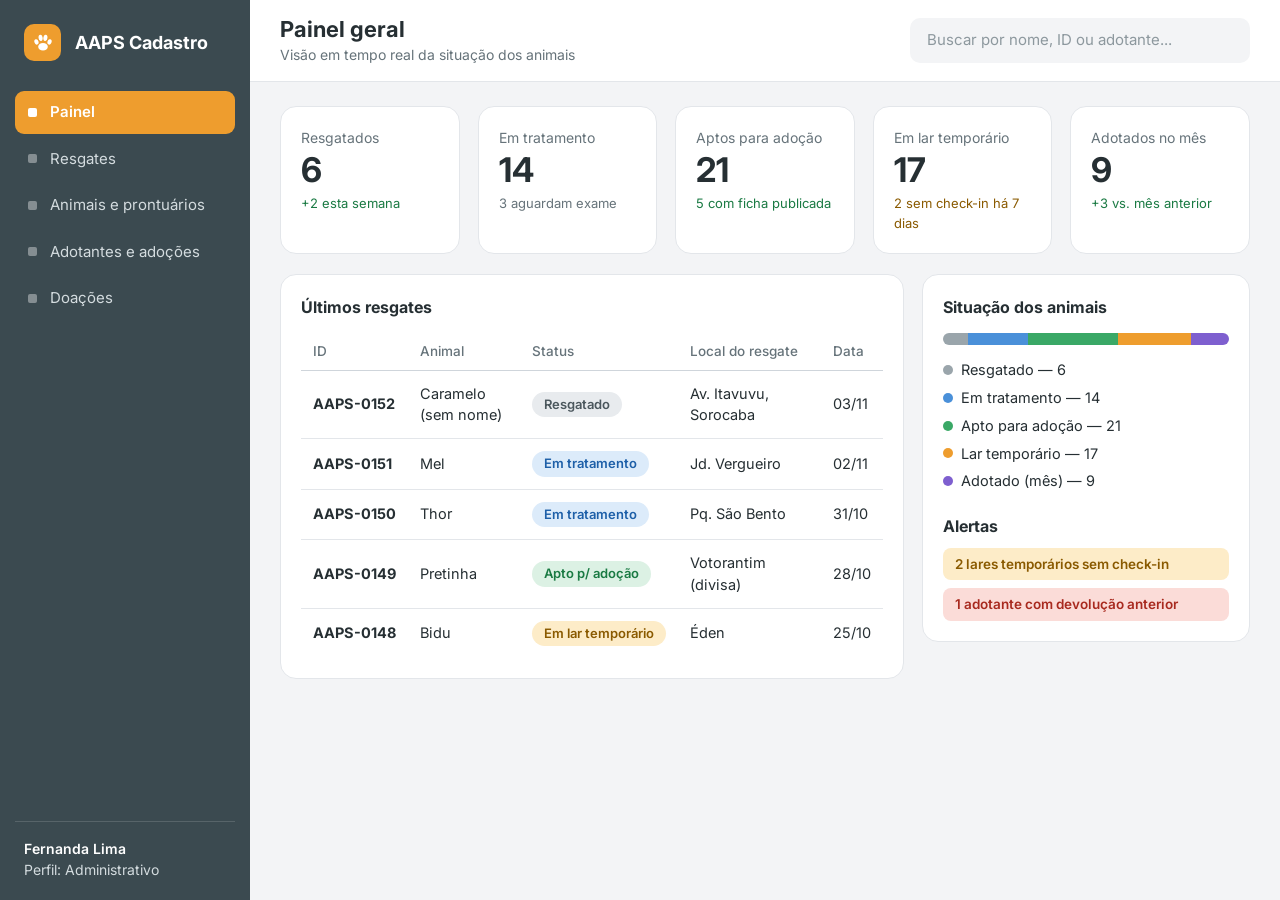
<file: aaps-cadastro/index.html>
<!DOCTYPE html>
<html lang="pt-BR">

<head>
  <meta charset="UTF-8">
  <meta name="viewport" content="width=device-width, initial-scale=1">
  <title>Painel geral · AAPS Cadastro</title>
  <link rel="preconnect" href="https://fonts.googleapis.com">
  <link rel="preconnect" href="https://fonts.gstatic.com" crossorigin>
  <link rel="stylesheet" href="https://fonts.googleapis.com/css2?family=Inter:wght@400;500;600;700&display=swap">
  <link rel="stylesheet" href="css/style.css">
</head>

<body>
  <a class="skip-link" href="#conteudo">Ir para o conteúdo</a>
  <div class="app">
    <aside class="sidebar">
      <a class="brand" href="index.html" aria-label="AAPS Cadastro – ir para o painel">
        <span class="brand-mark"><svg viewBox="0 0 64 64" aria-hidden="true">
            <ellipse cx="32" cy="43" rx="14" ry="11" />
            <ellipse cx="13" cy="29" rx="6" ry="8" transform="rotate(-18 13 29)" />
            <ellipse cx="25" cy="17" rx="6" ry="9" transform="rotate(-6 25 17)" />
            <ellipse cx="39" cy="17" rx="6" ry="9" transform="rotate(6 39 17)" />
            <ellipse cx="51" cy="29" rx="6" ry="8" transform="rotate(18 51 29)" />
          </svg></span>
        AAPS Cadastro
      </a>
      <nav class="nav" aria-label="Menu principal">
        <ul>
          <li><a href="index.html" aria-current="page">Painel</a></li>
          <li><a href="resgate.html">Resgates</a></li>
          <li><a href="prontuario.html">Animais e prontuários</a></li>
          <li><a href="adotante.html">Adotantes e adoções</a></li>
          <li><a href="doacoes.html">Doações</a></li>
        </ul>
      </nav>
      <div class="user-box">
        <strong>Fernanda Lima</strong>
        Perfil: Administrativo
      </div>
    </aside>

    <div class="main">
      <header class="topbar">
        <div>
          <h1>Painel geral</h1>
          <p>Visão em tempo real da situação dos animais</p>
        </div>
        <div class="search">
          <label class="sr-only" for="busca">Buscar por nome, ID ou adotante</label>
          <input id="busca" type="search" placeholder="Buscar por nome, ID ou adotante...">
        </div>
      </header>
      <main class="content" id="conteudo">

        <section aria-label="Resumo por situação">
          <div class="grid-stats">
            <article class="card stat">
              <p class="label">Resgatados</p>
              <p class="value">6</p>
              <p class="note">+2 esta semana</p>
            </article>
            <article class="card stat">
              <p class="label">Em tratamento</p>
              <p class="value">14</p>
              <p class="note muted">3 aguardam exame</p>
            </article>
            <article class="card stat">
              <p class="label">Aptos para adoção</p>
              <p class="value">21</p>
              <p class="note">5 com ficha publicada</p>
            </article>
            <article class="card stat">
              <p class="label">Em lar temporário</p>
              <p class="value">17</p>
              <p class="note warn">2 sem check-in há 7 dias</p>
            </article>
            <article class="card stat">
              <p class="label">Adotados no mês</p>
              <p class="value">9</p>
              <p class="note">+3 vs. mês anterior</p>
            </article>
          </div>
        </section>

        <div class="grid-main">
          <section class="card" aria-labelledby="t-ultimos">
            <h2 id="t-ultimos">Últimos resgates</h2>
            <div class="table-wrap">
              <table>
                <thead>
                  <tr>
                    <th scope="col">ID</th>
                    <th scope="col">Animal</th>
                    <th scope="col">Status</th>
                    <th scope="col">Local do resgate</th>
                    <th scope="col">Data</th>
                  </tr>
                </thead>
                <tbody>
                  <tr>
                    <td><strong>AAPS-0152</strong></td>
                    <td>Caramelo (sem nome)</td>
                    <td><span class="badge">Resgatado</span></td>
                    <td>Av. Itavuvu, Sorocaba</td>
                    <td class="nowrap">03/11</td>
                  </tr>
                  <tr>
                    <td><strong>AAPS-0151</strong></td>
                    <td>Mel</td>
                    <td><span class="badge badge-tratamento">Em tratamento</span></td>
                    <td>Jd. Vergueiro</td>
                    <td class="nowrap">02/11</td>
                  </tr>
                  <tr>
                    <td><strong>AAPS-0150</strong></td>
                    <td>Thor</td>
                    <td><span class="badge badge-tratamento">Em tratamento</span></td>
                    <td>Pq. São Bento</td>
                    <td class="nowrap">31/10</td>
                  </tr>
                  <tr>
                    <td><strong>AAPS-0149</strong></td>
                    <td>Pretinha</td>
                    <td><span class="badge badge-apto">Apto p/ adoção</span></td>
                    <td>Votorantim (divisa)</td>
                    <td class="nowrap">28/10</td>
                  </tr>
                  <tr>
                    <td><strong>AAPS-0148</strong></td>
                    <td>Bidu</td>
                    <td><span class="badge badge-lar">Em lar temporário</span></td>
                    <td>Éden</td>
                    <td class="nowrap">25/10</td>
                  </tr>
                </tbody>
              </table>
            </div>
          </section>

          <section class="card" aria-labelledby="t-situacao">
            <h2 id="t-situacao">Situação dos animais</h2>
            <div class="status-bar" role="img"
              aria-label="Distribuição: 6 resgatados, 14 em tratamento, 21 aptos, 17 em lar temporário, 9 adotados no mês">
              <span style="flex:6;background:var(--c-resgatado)"></span>
              <span style="flex:14;background:var(--c-tratamento)"></span>
              <span style="flex:21;background:var(--c-apto)"></span>
              <span style="flex:17;background:var(--c-lar)"></span>
              <span style="flex:9;background:var(--c-adotado)"></span>
            </div>
            <ul class="legend">
              <li style="--dot:var(--c-resgatado)">Resgatado — 6</li>
              <li style="--dot:var(--c-tratamento)">Em tratamento — 14</li>
              <li style="--dot:var(--c-apto)">Apto para adoção — 21</li>
              <li style="--dot:var(--c-lar)">Lar temporário — 17</li>
              <li style="--dot:var(--c-adotado)">Adotado (mês) — 9</li>
            </ul>
            <h3 class="subtitle">Alertas</h3>
            <ul class="alerts">
              <li class="alert alert-warn">2 lares temporários sem check-in</li>
              <li class="alert alert-danger">1 adotante com devolução anterior</li>
            </ul>
          </section>
        </div>
      </main>
    </div>
  </div>
</body>

</html>
</file>
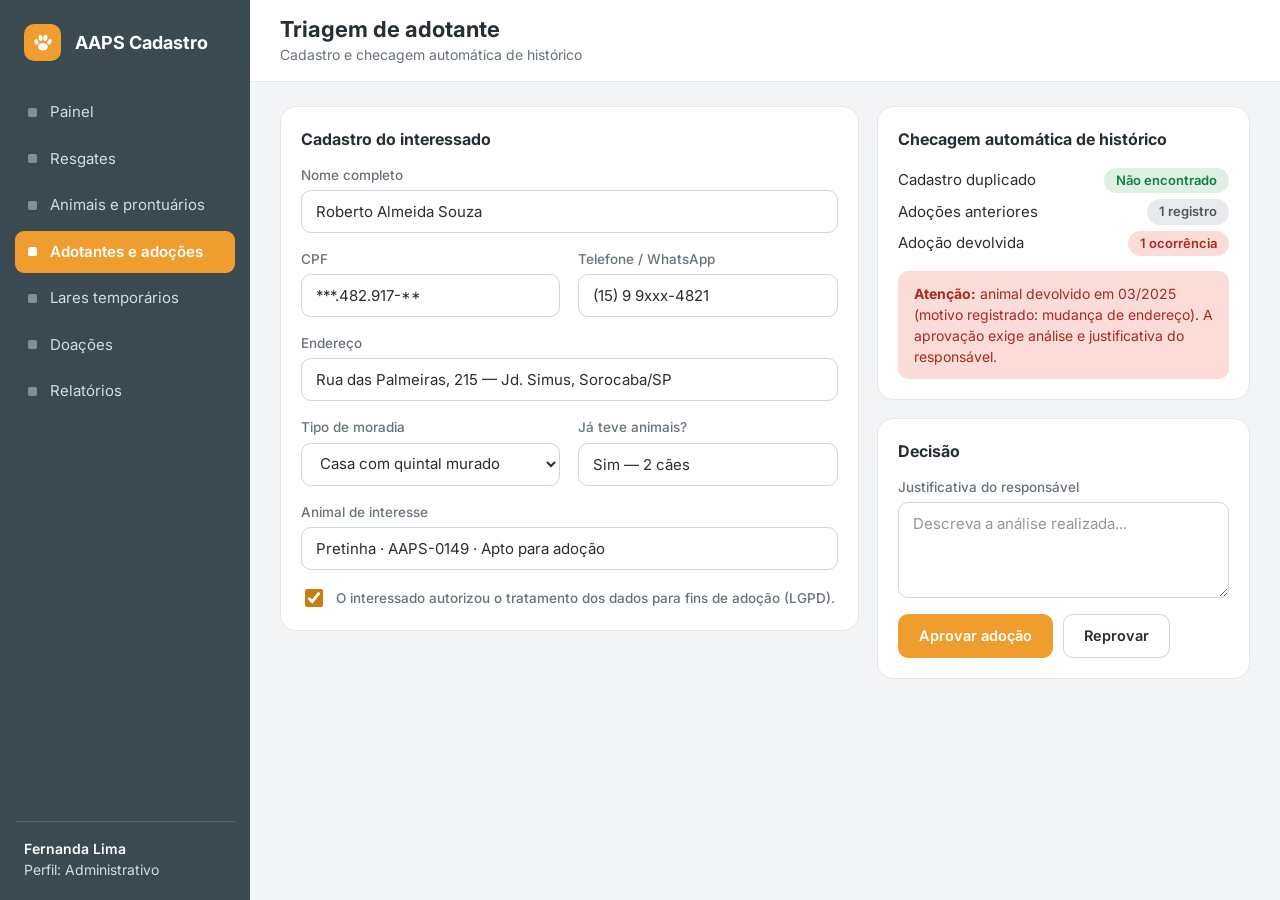
<file: aaps-cadastro/adotante.html>
<!DOCTYPE html>
<html lang="pt-BR">
<head>
  <meta charset="UTF-8">
  <meta name="viewport" content="width=device-width, initial-scale=1">
  <title>Triagem de adotante · AAPS Cadastro</title>
  <link rel="preconnect" href="https://fonts.googleapis.com">
  <link rel="preconnect" href="https://fonts.gstatic.com" crossorigin>
  <link rel="stylesheet" href="https://fonts.googleapis.com/css2?family=Inter:wght@400;500;600;700&display=swap">
  <link rel="stylesheet" href="css/style.css">
</head>
<body>
  <a class="skip-link" href="#conteudo">Ir para o conteúdo</a>
  <div class="app">
    <aside class="sidebar">
      <a class="brand" href="index.html" aria-label="AAPS Cadastro – ir para o painel">
        <span class="brand-mark"><svg viewBox="0 0 64 64" aria-hidden="true"><ellipse cx="32" cy="43" rx="14" ry="11"/><ellipse cx="13" cy="29" rx="6" ry="8" transform="rotate(-18 13 29)"/><ellipse cx="25" cy="17" rx="6" ry="9" transform="rotate(-6 25 17)"/><ellipse cx="39" cy="17" rx="6" ry="9" transform="rotate(6 39 17)"/><ellipse cx="51" cy="29" rx="6" ry="8" transform="rotate(18 51 29)"/></svg></span>
        AAPS Cadastro
      </a>
      <nav class="nav" aria-label="Menu principal">
      <ul>
        <li><a href="index.html">Painel</a></li>
        <li><a href="resgate.html">Resgates</a></li>
        <li><a href="prontuario.html">Animais e prontuários</a></li>
        <li><a href="adotante.html" aria-current="page">Adotantes e adoções</a></li>
        <li><a href="#">Lares temporários</a></li>
        <li><a href="doacoes.html">Doações</a></li>
        <li><a href="#">Relatórios</a></li>
      </ul>
      </nav>
      <div class="user-box">
        <strong>Fernanda Lima</strong>
        Perfil: Administrativo
      </div>
    </aside>

    <div class="main">
      <header class="topbar">
        <div>
          <h1>Triagem de adotante</h1>
          <p>Cadastro e checagem automática de histórico</p>
        </div>
      </header>
      <main class="content" id="conteudo">

        <form action="#" method="post">
          <div class="grid-form">
            <section class="card" aria-labelledby="t-cad">
              <h2 id="t-cad">Cadastro do interessado</h2>
              <div class="form-grid">
                <div class="field full"><label for="nome">Nome completo</label><input id="nome" type="text" value="Roberto Almeida Souza"></div>
                <div class="field"><label for="cpf">CPF</label><input id="cpf" type="text" value="***.482.917-**" inputmode="numeric"></div>
                <div class="field"><label for="tel">Telefone / WhatsApp</label><input id="tel" type="tel" value="(15) 9 9xxx-4821"></div>
                <div class="field full"><label for="end">Endereço</label><input id="end" type="text" value="Rua das Palmeiras, 215 — Jd. Simus, Sorocaba/SP"></div>
                <div class="field">
                  <label for="moradia">Tipo de moradia</label>
                  <select id="moradia"><option selected>Casa com quintal murado</option><option>Casa sem quintal</option><option>Apartamento</option><option>Chácara / sítio</option></select>
                </div>
                <div class="field"><label for="animais">Já teve animais?</label><input id="animais" type="text" value="Sim — 2 cães"></div>
                <div class="field full"><label for="interesse">Animal de interesse</label><input id="interesse" type="text" value="Pretinha · AAPS-0149 · Apto para adoção"></div>
                <div class="field full">
                  <label class="check" for="lgpd"><input id="lgpd" type="checkbox" checked> O interessado autorizou o tratamento dos dados para fins de adoção (LGPD).</label>
                </div>
              </div>
            </section>

            <div class="stack">
              <section class="card" aria-labelledby="t-check">
                <h2 id="t-check">Checagem automática de histórico</h2>
                <div class="check-row"><span>Cadastro duplicado</span><span class="badge badge-apto">Não encontrado</span></div>
                <div class="check-row"><span>Adoções anteriores</span><span class="badge badge-neutro">1 registro</span></div>
                <div class="check-row"><span>Adoção devolvida</span><span class="badge badge-danger">1 ocorrência</span></div>
                <p class="callout" role="alert"><strong>Atenção:</strong> animal devolvido em 03/2025 (motivo registrado: mudança de endereço). A aprovação exige análise e justificativa do responsável.</p>
              </section>

              <section class="card" aria-labelledby="t-dec">
                <h2 id="t-dec">Decisão</h2>
                <div class="field" style="margin-bottom:16px">
                  <label for="just">Justificativa do responsável</label>
                  <textarea id="just" placeholder="Descreva a análise realizada..."></textarea>
                </div>
                <div class="actions">
                  <button class="btn btn-primary" type="submit">Aprovar adoção</button>
                  <button class="btn" type="button">Reprovar</button>
                </div>
              </section>
            </div>
          </div>
        </form>
      </main>
    </div>
  </div>
</body>
</html>
</file>
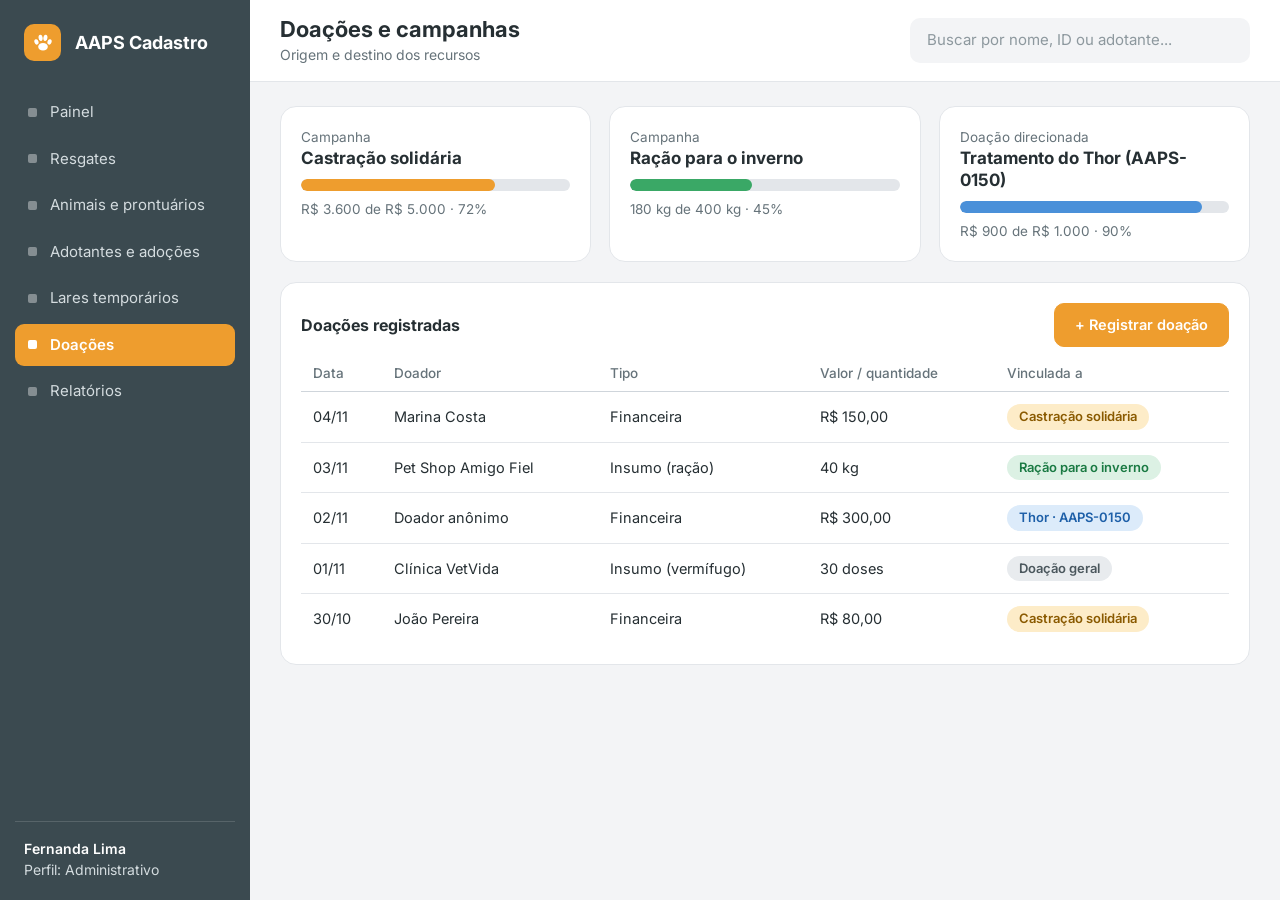
<file: aaps-cadastro/doacoes.html>
<!DOCTYPE html>
<html lang="pt-BR">
<head>
  <meta charset="UTF-8">
  <meta name="viewport" content="width=device-width, initial-scale=1">
  <title>Doações e campanhas · AAPS Cadastro</title>
  <link rel="preconnect" href="https://fonts.googleapis.com">
  <link rel="preconnect" href="https://fonts.gstatic.com" crossorigin>
  <link rel="stylesheet" href="https://fonts.googleapis.com/css2?family=Inter:wght@400;500;600;700&display=swap">
  <link rel="stylesheet" href="css/style.css">
</head>
<body>
  <a class="skip-link" href="#conteudo">Ir para o conteúdo</a>
  <div class="app">
    <aside class="sidebar">
      <a class="brand" href="index.html" aria-label="AAPS Cadastro – ir para o painel">
        <span class="brand-mark"><svg viewBox="0 0 64 64" aria-hidden="true"><ellipse cx="32" cy="43" rx="14" ry="11"/><ellipse cx="13" cy="29" rx="6" ry="8" transform="rotate(-18 13 29)"/><ellipse cx="25" cy="17" rx="6" ry="9" transform="rotate(-6 25 17)"/><ellipse cx="39" cy="17" rx="6" ry="9" transform="rotate(6 39 17)"/><ellipse cx="51" cy="29" rx="6" ry="8" transform="rotate(18 51 29)"/></svg></span>
        AAPS Cadastro
      </a>
      <nav class="nav" aria-label="Menu principal">
      <ul>
        <li><a href="index.html">Painel</a></li>
        <li><a href="resgate.html">Resgates</a></li>
        <li><a href="prontuario.html">Animais e prontuários</a></li>
        <li><a href="adotante.html">Adotantes e adoções</a></li>
        <li><a href="#">Lares temporários</a></li>
        <li><a href="doacoes.html" aria-current="page">Doações</a></li>
        <li><a href="#">Relatórios</a></li>
      </ul>
      </nav>
      <div class="user-box">
        <strong>Fernanda Lima</strong>
        Perfil: Administrativo
      </div>
    </aside>

    <div class="main">
      <header class="topbar">
        <div>
          <h1>Doações e campanhas</h1>
          <p>Origem e destino dos recursos</p>
        </div>
      <div class="search">
        <label class="sr-only" for="busca">Buscar por nome, ID ou adotante</label>
        <input id="busca" type="search" placeholder="Buscar por nome, ID ou adotante...">
      </div>
      </header>
      <main class="content" id="conteudo">

        <section aria-label="Campanhas em andamento">
          <div class="grid-3">
            <article class="card campaign">
              <p class="kind">Campanha</p><p class="name">Castração solidária</p>
              <div class="progress" role="progressbar" aria-valuemin="0" aria-valuemax="100" aria-valuenow="72" aria-label="Castração solidária: 72%" style="--p:72%;--bar:var(--c-lar)"><span></span></div>
              <p class="meta">R$ 3.600 de R$ 5.000 · 72%</p>
            </article>
            <article class="card campaign">
              <p class="kind">Campanha</p><p class="name">Ração para o inverno</p>
              <div class="progress" role="progressbar" aria-valuemin="0" aria-valuemax="100" aria-valuenow="45" aria-label="Ração para o inverno: 45%" style="--p:45%;--bar:var(--c-apto)"><span></span></div>
              <p class="meta">180 kg de 400 kg · 45%</p>
            </article>
            <article class="card campaign">
              <p class="kind">Doação direcionada</p><p class="name">Tratamento do Thor (AAPS-0150)</p>
              <div class="progress" role="progressbar" aria-valuemin="0" aria-valuemax="100" aria-valuenow="90" aria-label="Tratamento do Thor: 90%" style="--p:90%;--bar:var(--c-tratamento)"><span></span></div>
              <p class="meta">R$ 900 de R$ 1.000 · 90%</p>
            </article>
          </div>
        </section>

        <section class="card" aria-labelledby="t-reg">
          <div class="card-head">
            <h2 id="t-reg">Doações registradas</h2>
            <button class="btn btn-primary" type="button">+ Registrar doação</button>
          </div>
          <div class="table-wrap">
            <table>
              <thead><tr><th scope="col">Data</th><th scope="col">Doador</th><th scope="col">Tipo</th><th scope="col">Valor / quantidade</th><th scope="col">Vinculada a</th></tr></thead>
              <tbody>
                <tr><td class="nowrap">04/11</td><td>Marina Costa</td><td>Financeira</td><td class="nowrap">R$ 150,00</td><td><span class="badge badge-lar">Castração solidária</span></td></tr>
                <tr><td class="nowrap">03/11</td><td>Pet Shop Amigo Fiel</td><td>Insumo (ração)</td><td class="nowrap">40 kg</td><td><span class="badge badge-apto">Ração para o inverno</span></td></tr>
                <tr><td class="nowrap">02/11</td><td>Doador anônimo</td><td>Financeira</td><td class="nowrap">R$ 300,00</td><td><span class="badge badge-tratamento">Thor · AAPS-0150</span></td></tr>
                <tr><td class="nowrap">01/11</td><td>Clínica VetVida</td><td>Insumo (vermífugo)</td><td class="nowrap">30 doses</td><td><span class="badge badge-neutro">Doação geral</span></td></tr>
                <tr><td class="nowrap">30/10</td><td>João Pereira</td><td>Financeira</td><td class="nowrap">R$ 80,00</td><td><span class="badge badge-lar">Castração solidária</span></td></tr>
              </tbody>
            </table>
          </div>
        </section>
      </main>
    </div>
  </div>
</body>
</html>
</file>
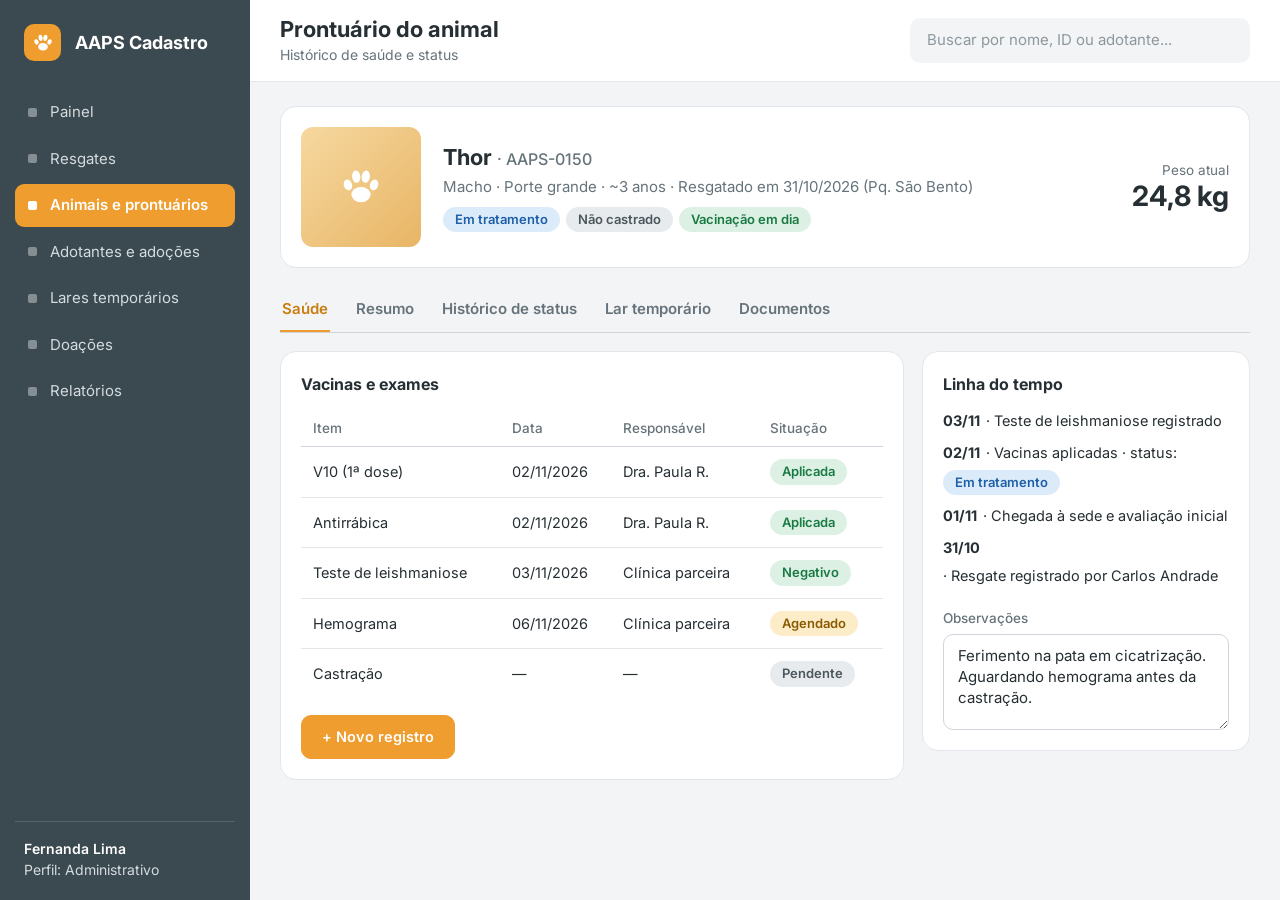
<file: aaps-cadastro/prontuario.html>
<!DOCTYPE html>
<html lang="pt-BR">
<head>
  <meta charset="UTF-8">
  <meta name="viewport" content="width=device-width, initial-scale=1">
  <title>Prontuário do animal · AAPS Cadastro</title>
  <link rel="preconnect" href="https://fonts.googleapis.com">
  <link rel="preconnect" href="https://fonts.gstatic.com" crossorigin>
  <link rel="stylesheet" href="https://fonts.googleapis.com/css2?family=Inter:wght@400;500;600;700&display=swap">
  <link rel="stylesheet" href="css/style.css">
</head>
<body>
  <a class="skip-link" href="#conteudo">Ir para o conteúdo</a>
  <div class="app">
    <aside class="sidebar">
      <a class="brand" href="index.html" aria-label="AAPS Cadastro – ir para o painel">
        <span class="brand-mark"><svg viewBox="0 0 64 64" aria-hidden="true"><ellipse cx="32" cy="43" rx="14" ry="11"/><ellipse cx="13" cy="29" rx="6" ry="8" transform="rotate(-18 13 29)"/><ellipse cx="25" cy="17" rx="6" ry="9" transform="rotate(-6 25 17)"/><ellipse cx="39" cy="17" rx="6" ry="9" transform="rotate(6 39 17)"/><ellipse cx="51" cy="29" rx="6" ry="8" transform="rotate(18 51 29)"/></svg></span>
        AAPS Cadastro
      </a>
      <nav class="nav" aria-label="Menu principal">
      <ul>
        <li><a href="index.html">Painel</a></li>
        <li><a href="resgate.html">Resgates</a></li>
        <li><a href="prontuario.html" aria-current="page">Animais e prontuários</a></li>
        <li><a href="adotante.html">Adotantes e adoções</a></li>
        <li><a href="#">Lares temporários</a></li>
        <li><a href="doacoes.html">Doações</a></li>
        <li><a href="#">Relatórios</a></li>
      </ul>
      </nav>
      <div class="user-box">
        <strong>Fernanda Lima</strong>
        Perfil: Administrativo
      </div>
    </aside>

    <div class="main">
      <header class="topbar">
        <div>
          <h1>Prontuário do animal</h1>
          <p>Histórico de saúde e status</p>
        </div>
      <div class="search">
        <label class="sr-only" for="busca">Buscar por nome, ID ou adotante</label>
        <input id="busca" type="search" placeholder="Buscar por nome, ID ou adotante...">
      </div>
      </header>
      <main class="content" id="conteudo">

        <section class="card" aria-label="Identificação do animal">
          <div class="animal-head">
            <div class="photo photo-sm" role="img" aria-label="Foto do animal"><svg viewBox="0 0 64 64" aria-hidden="true"><ellipse cx="32" cy="43" rx="14" ry="11"/><ellipse cx="13" cy="29" rx="6" ry="8" transform="rotate(-18 13 29)"/><ellipse cx="25" cy="17" rx="6" ry="9" transform="rotate(-6 25 17)"/><ellipse cx="39" cy="17" rx="6" ry="9" transform="rotate(6 39 17)"/><ellipse cx="51" cy="29" rx="6" ry="8" transform="rotate(18 51 29)"/></svg></div>
            <div class="animal-info">
              <h2>Thor <span>· AAPS-0150</span></h2>
              <p>Macho · Porte grande · ~3 anos · Resgatado em 31/10/2026 (Pq. São Bento)</p>
              <div class="badges">
                <span class="badge badge-tratamento">Em tratamento</span>
                <span class="badge badge-neutro">Não castrado</span>
                <span class="badge badge-apto">Vacinação em dia</span>
              </div>
            </div>
            <div class="weight"><p class="label">Peso atual</p><p class="value">24,8 kg</p></div>
          </div>
        </section>

        <div class="tabs">
          <input type="radio" name="aba" id="tab-saude" checked>
          <input type="radio" name="aba" id="tab-resumo">
          <input type="radio" name="aba" id="tab-historico">
          <input type="radio" name="aba" id="tab-lar">
          <input type="radio" name="aba" id="tab-docs">

          <div class="tab-list">
            <label for="tab-saude">Saúde</label>
            <label for="tab-resumo">Resumo</label>
            <label for="tab-historico">Histórico de status</label>
            <label for="tab-lar">Lar temporário</label>
            <label for="tab-docs">Documentos</label>
          </div>

          <div class="tab-panel panel-saude">
            <div class="grid-main">
              <section class="card" aria-labelledby="t-vac">
                <h2 id="t-vac">Vacinas e exames</h2>
                <div class="table-wrap">
                  <table>
                    <thead><tr><th scope="col">Item</th><th scope="col">Data</th><th scope="col">Responsável</th><th scope="col">Situação</th></tr></thead>
                    <tbody>
                      <tr><td>V10 (1ª dose)</td><td class="nowrap">02/11/2026</td><td>Dra. Paula R.</td><td><span class="badge badge-apto">Aplicada</span></td></tr>
                      <tr><td>Antirrábica</td><td class="nowrap">02/11/2026</td><td>Dra. Paula R.</td><td><span class="badge badge-apto">Aplicada</span></td></tr>
                      <tr><td>Teste de leishmaniose</td><td class="nowrap">03/11/2026</td><td>Clínica parceira</td><td><span class="badge badge-apto">Negativo</span></td></tr>
                      <tr><td>Hemograma</td><td class="nowrap">06/11/2026</td><td>Clínica parceira</td><td><span class="badge badge-lar">Agendado</span></td></tr>
                      <tr><td>Castração</td><td>—</td><td>—</td><td><span class="badge badge-neutro">Pendente</span></td></tr>
                    </tbody>
                  </table>
                </div>
                <div style="margin-top:16px"><button class="btn btn-primary" type="button">+ Novo registro</button></div>
              </section>

              <section class="card" aria-labelledby="t-linha">
                <h2 id="t-linha">Linha do tempo</h2>
                <ul class="timeline">
                  <li><strong>03/11</strong> · Teste de leishmaniose registrado</li>
                  <li><strong>02/11</strong> · Vacinas aplicadas · status: <span class="badge badge-tratamento">Em tratamento</span></li>
                  <li><strong>01/11</strong> · Chegada à sede e avaliação inicial</li>
                  <li><strong>31/10</strong> · Resgate registrado por Carlos Andrade</li>
                </ul>
                <div class="field">
                  <label for="obs">Observações</label>
                  <textarea id="obs">Ferimento na pata em cicatrização. Aguardando hemograma antes da castração.</textarea>
                </div>
              </section>
            </div>
          </div>

          <div class="tab-panel panel-resumo">
            <section class="card" aria-labelledby="t-resumo">
              <h2 id="t-resumo">Resumo do animal</h2>
              <dl class="facts">
                <div><dt>ID</dt><dd>AAPS-0150</dd></div>
                <div><dt>Situação atual</dt><dd>Em tratamento</dd></div>
                <div><dt>Local do resgate</dt><dd>Pq. São Bento, Sorocaba/SP</dd></div>
                <div><dt>Resgatado por</dt><dd>Carlos Andrade</dd></div>
                <div><dt>Condição inicial</dt><dd>Debilitado, com ferimento leve na pata</dd></div>
                <div><dt>Próximo passo</dt><dd>Hemograma em 06/11/2026</dd></div>
              </dl>
            </section>
          </div>

          <div class="tab-panel panel-historico">
            <section class="card" aria-labelledby="t-hist">
              <h2 id="t-hist">Histórico de status</h2>
              <ul class="timeline">
                <li><strong>02/11</strong> · <span class="badge">Resgatado</span> → <span class="badge badge-tratamento">Em tratamento</span></li>
                <li><strong>31/10</strong> · Cadastro criado como <span class="badge">Resgatado</span></li>
              </ul>
            </section>
          </div>

          <div class="tab-panel panel-lar">
            <section class="card" aria-labelledby="t-lar">
              <h2 id="t-lar">Lar temporário</h2>
              <p>Thor ainda está na sede e não foi vinculado a nenhum voluntário.</p>
              <div style="margin-top:14px"><button class="btn btn-sm" type="button">Vincular voluntário</button></div>
            </section>
          </div>

          <div class="tab-panel panel-docs">
            <section class="card" aria-labelledby="t-docs">
              <h2 id="t-docs">Documentos</h2>
              <p>Nenhum documento anexado. Termos de adoção e laudos aparecerão aqui.</p>
              <div style="margin-top:14px"><button class="btn btn-sm" type="button">Anexar documento</button></div>
            </section>
          </div>
        </div>
      </main>
    </div>
  </div>
</body>
</html>
</file>
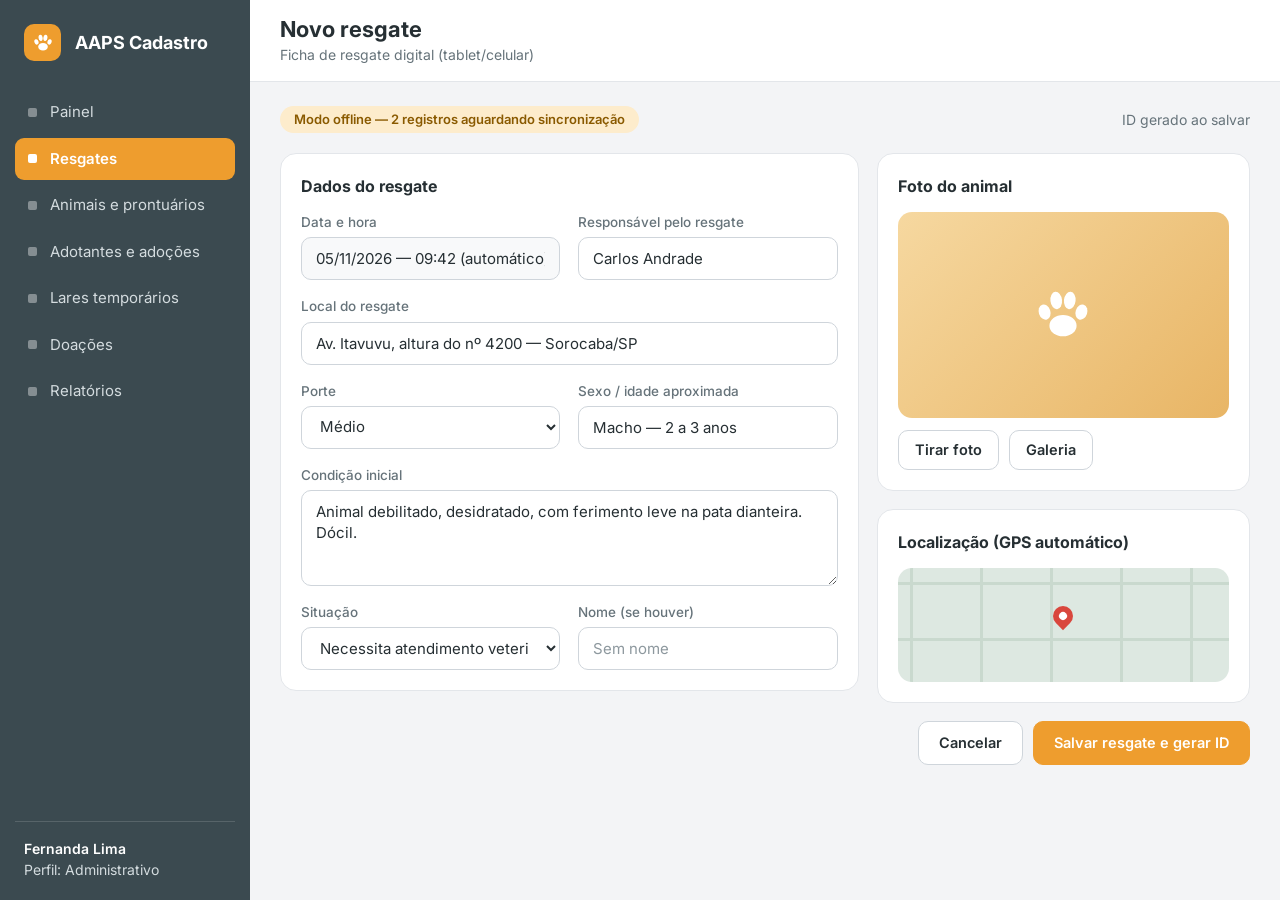
<file: aaps-cadastro/resgate.html>
<!DOCTYPE html>
<html lang="pt-BR">
<head>
  <meta charset="UTF-8">
  <meta name="viewport" content="width=device-width, initial-scale=1">
  <title>Novo resgate · AAPS Cadastro</title>
  <link rel="preconnect" href="https://fonts.googleapis.com">
  <link rel="preconnect" href="https://fonts.gstatic.com" crossorigin>
  <link rel="stylesheet" href="https://fonts.googleapis.com/css2?family=Inter:wght@400;500;600;700&display=swap">
  <link rel="stylesheet" href="css/style.css">
</head>
<body>
  <a class="skip-link" href="#conteudo">Ir para o conteúdo</a>
  <div class="app">
    <aside class="sidebar">
      <a class="brand" href="index.html" aria-label="AAPS Cadastro – ir para o painel">
        <span class="brand-mark"><svg viewBox="0 0 64 64" aria-hidden="true"><ellipse cx="32" cy="43" rx="14" ry="11"/><ellipse cx="13" cy="29" rx="6" ry="8" transform="rotate(-18 13 29)"/><ellipse cx="25" cy="17" rx="6" ry="9" transform="rotate(-6 25 17)"/><ellipse cx="39" cy="17" rx="6" ry="9" transform="rotate(6 39 17)"/><ellipse cx="51" cy="29" rx="6" ry="8" transform="rotate(18 51 29)"/></svg></span>
        AAPS Cadastro
      </a>
      <nav class="nav" aria-label="Menu principal">
      <ul>
        <li><a href="index.html">Painel</a></li>
        <li><a href="resgate.html" aria-current="page">Resgates</a></li>
        <li><a href="prontuario.html">Animais e prontuários</a></li>
        <li><a href="adotante.html">Adotantes e adoções</a></li>
        <li><a href="#">Lares temporários</a></li>
        <li><a href="doacoes.html">Doações</a></li>
        <li><a href="#">Relatórios</a></li>
      </ul>
      </nav>
      <div class="user-box">
        <strong>Fernanda Lima</strong>
        Perfil: Administrativo
      </div>
    </aside>

    <div class="main">
      <header class="topbar">
        <div>
          <h1>Novo resgate</h1>
          <p>Ficha de resgate digital (tablet/celular)</p>
        </div>
      </header>
      <main class="content" id="conteudo">

        <div class="bar-info">
          <span class="pill-offline">Modo offline — 2 registros aguardando sincronização</span>
          <span>ID gerado ao salvar</span>
        </div>

        <form action="#" method="post">
          <div class="grid-form">
            <section class="card" aria-labelledby="t-dados">
              <h2 id="t-dados">Dados do resgate</h2>
              <div class="form-grid">
                <div class="field"><label for="datahora">Data e hora</label><input id="datahora" type="text" value="05/11/2026 — 09:42 (automático)" readonly></div>
                <div class="field"><label for="responsavel">Responsável pelo resgate</label><input id="responsavel" type="text" value="Carlos Andrade"></div>
                <div class="field full"><label for="local">Local do resgate</label><input id="local" type="text" value="Av. Itavuvu, altura do nº 4200 — Sorocaba/SP"></div>
                <div class="field">
                  <label for="porte">Porte</label>
                  <select id="porte"><option>Pequeno</option><option selected>Médio</option><option>Grande</option></select>
                </div>
                <div class="field"><label for="sexo">Sexo / idade aproximada</label><input id="sexo" type="text" value="Macho — 2 a 3 anos"></div>
                <div class="field full"><label for="condicao">Condição inicial</label><textarea id="condicao">Animal debilitado, desidratado, com ferimento leve na pata dianteira. Dócil.</textarea></div>
                <div class="field">
                  <label for="situacao">Situação</label>
                  <select id="situacao"><option selected>Necessita atendimento veterinário</option><option>Estável</option><option>Em observação</option></select>
                </div>
                <div class="field"><label for="nome">Nome (se houver)</label><input id="nome" type="text" placeholder="Sem nome"></div>
              </div>
            </section>

            <div class="stack">
              <section class="card" aria-labelledby="t-foto">
                <h2 id="t-foto">Foto do animal</h2>
                <div class="photo photo-lg" role="img" aria-label="Espaço reservado para a foto do animal"><svg viewBox="0 0 64 64" aria-hidden="true"><ellipse cx="32" cy="43" rx="14" ry="11"/><ellipse cx="13" cy="29" rx="6" ry="8" transform="rotate(-18 13 29)"/><ellipse cx="25" cy="17" rx="6" ry="9" transform="rotate(-6 25 17)"/><ellipse cx="39" cy="17" rx="6" ry="9" transform="rotate(6 39 17)"/><ellipse cx="51" cy="29" rx="6" ry="8" transform="rotate(18 51 29)"/></svg></div>
                <div class="actions">
                  <button class="btn btn-sm" type="button">Tirar foto</button>
                  <button class="btn btn-sm" type="button">Galeria</button>
                </div>
              </section>

              <section class="card" aria-labelledby="t-gps">
                <h2 id="t-gps">Localização (GPS automático)</h2>
                <div class="map" role="img" aria-label="Mapa com a localização marcada do resgate"><span class="map-pin"></span></div>
              </section>
            </div>
          </div>

          <div class="actions end" style="margin-top:18px">
            <button class="btn" type="button">Cancelar</button>
            <button class="btn btn-primary" type="submit">Salvar resgate e gerar ID</button>
          </div>
        </form>
      </main>
    </div>
  </div>
</body>
</html>
</file>
<file: aaps-cadastro/css/style.css>
/* ==========================================================
   AAPS Cadastro – folha de estilos única
   Associação Anjos e Protetores de Sorocaba
   ========================================================== */

/* ---------- Tokens ---------- */
:root {
  --sidebar: #3b4a50;
  --sidebar-text: #d4dcdf;
  --sidebar-line: rgba(255, 255, 255, .14);

  --accent: #ee9d2e;
  --accent-strong: #c97d10;
  --accent-soft: #fdeccc;

  --bg: #f3f4f6;
  --surface: #ffffff;
  --line: #e3e6ea;
  --line-strong: #cfd5db;

  --ink: #262f33;
  --ink-soft: #66737a;
  --ink-faint: #8d989e;

  --st-resgatado-bg: #e8ebee;   --st-resgatado: #4b575d;
  --st-tratamento-bg: #dcebfa;  --st-tratamento: #1d5fa8;
  --st-apto-bg: #dcf1e4;        --st-apto: #1a7a43;
  --st-lar-bg: #fdecc8;         --st-lar: #8a5a00;
  --st-adotado-bg: #e7e0f7;     --st-adotado: #5a3fa5;
  --danger-bg: #fbdcd8;         --danger: #a82a1f;

  --c-resgatado: #9aa5ab;
  --c-tratamento: #4a90d9;
  --c-apto: #3aa866;
  --c-lar: #ee9d2e;
  --c-adotado: #7e5fcf;

  --radius-lg: 16px;
  --radius-md: 10px;
  --radius-pill: 999px;

  --font: "Inter", system-ui, -apple-system, "Segoe UI", Roboto, "Helvetica Neue", Arial, sans-serif;
  --sidebar-w: 250px;
}

/* ---------- Base ---------- */
*, *::before, *::after { box-sizing: border-box; }

html { -webkit-text-size-adjust: 100%; }

body {
  margin: 0;
  font-family: var(--font);
  font-size: 15px;
  line-height: 1.5;
  color: var(--ink);
  background: var(--bg);
}

h1, h2, h3, p { margin: 0; }
ul { margin: 0; padding: 0; list-style: none; }
a { color: inherit; text-decoration: none; }
button, input, select, textarea { font: inherit; color: inherit; }

:focus-visible {
  outline: 3px solid #1d5fa8;
  outline-offset: 2px;
  border-radius: 6px;
}

.sr-only {
  position: absolute;
  width: 1px; height: 1px;
  margin: -1px; padding: 0;
  overflow: hidden;
  clip: rect(0 0 0 0);
  white-space: nowrap;
  border: 0;
}

.skip-link {
  position: absolute;
  left: 12px; top: -60px;
  background: var(--accent);
  color: #fff;
  padding: 8px 14px;
  border-radius: 8px;
  font-weight: 600;
  z-index: 50;
}
.skip-link:focus { top: 12px; }

/* ---------- Estrutura geral ---------- */
.app {
  display: grid;
  grid-template-columns: var(--sidebar-w) minmax(0, 1fr);
  min-height: 100vh;
}

/* ---------- Menu lateral ---------- */
.sidebar {
  background: var(--sidebar);
  color: var(--sidebar-text);
  display: flex;
  flex-direction: column;
  padding: 24px 15px 20px;
  position: sticky;
  top: 0;
  height: 100vh;
}

.brand {
  display: flex;
  align-items: center;
  gap: 14px;
  padding: 0 9px;
  margin-bottom: 30px;
  color: #fff;
  font-size: 18px;
  font-weight: 700;
}

.brand-mark {
  width: 37px; height: 37px;
  display: grid; place-items: center;
  background: var(--accent);
  border-radius: 10px;
  flex: none;
}
.brand-mark svg { width: 22px; height: 22px; fill: #fff; }

.nav ul { display: grid; gap: 4px; }

.nav a {
  display: flex;
  align-items: center;
  gap: 13px;
  padding: 10px 13px;
  border-radius: 9px;
  color: var(--sidebar-text);
  font-size: 15px;
  transition: background-color .15s, color .15s;
}
.nav a::before {
  content: "";
  width: 9px; height: 9px;
  border-radius: 2px;
  background: rgba(255, 255, 255, .38);
  flex: none;
}
.nav a:hover { background: rgba(255, 255, 255, .08); color: #fff; }

.nav a[aria-current="page"] {
  background: var(--accent);
  color: #fff;
  font-weight: 600;
}
.nav a[aria-current="page"]::before { background: #fff; }

.user-box {
  margin-top: auto;
  padding: 16px 9px 0;
  border-top: 1px solid var(--sidebar-line);
  font-size: 14px;
}
.user-box strong { display: block; color: #fff; font-weight: 600; }

/* ---------- Área principal ---------- */
.main { min-width: 0; }

.topbar {
  display: flex;
  align-items: center;
  justify-content: space-between;
  gap: 24px;
  padding: 16px 30px;
  background: var(--surface);
  border-bottom: 1px solid var(--line);
}

.topbar h1 { font-size: 22px; line-height: 1.25; font-weight: 700; }
.topbar p { font-size: 14px; color: var(--ink-soft); }

.search { width: min(100%, 340px); }
.search input {
  width: 100%;
  padding: 10px 16px;
  border: 1px solid transparent;
  border-radius: var(--radius-md);
  background: var(--bg);
}
.search input::placeholder { color: var(--ink-faint); }
.search input:focus { background: #fff; border-color: var(--line-strong); }

.content {
  padding: 24px 30px 48px;
  display: grid;
  gap: 20px;
}

/* ---------- Cartões ---------- */
.card {
  background: var(--surface);
  border: 1px solid var(--line);
  border-radius: var(--radius-lg);
  padding: 20px;
  min-width: 0;
}

.card > h2,
.card-head h2 {
  font-size: 16px;
  font-weight: 700;
  margin-bottom: 14px;
}

.card-head {
  display: flex;
  align-items: center;
  justify-content: space-between;
  gap: 16px;
  margin-bottom: 8px;
}
.card-head h2 { margin: 0; }

/* Grades de layout */
.grid-stats { display: grid; grid-template-columns: repeat(5, minmax(0, 1fr)); gap: 18px; }
.grid-3 { display: grid; grid-template-columns: repeat(3, minmax(0, 1fr)); gap: 18px; }
.grid-main { display: grid; grid-template-columns: minmax(0, 1.9fr) minmax(0, 1fr); gap: 18px; align-items: start; }
.grid-form { display: grid; grid-template-columns: minmax(0, 1.55fr) minmax(0, 1fr); gap: 18px; align-items: start; }
.stack { display: grid; gap: 18px; }

/* ---------- Indicadores do painel ---------- */
.stat .label { color: var(--ink-soft); font-size: 14px; }
.stat .value { font-size: 34px; line-height: 1.2; font-weight: 700; margin: 2px 0 4px; }
.stat .note { font-size: 13px; color: var(--st-apto); }
.stat .note.muted { color: var(--ink-soft); }
.stat .note.warn { color: var(--st-lar); }

/* ---------- Tabelas ---------- */
.table-wrap { overflow-x: auto; }

table { width: 100%; border-collapse: collapse; font-size: 14.5px; }
caption { text-align: left; }

th {
  text-align: left;
  font-weight: 500;
  font-size: 13.5px;
  color: var(--ink-soft);
  padding: 8px 12px;
  border-bottom: 1px solid var(--line-strong);
  white-space: nowrap;
}
td { padding: 12px; border-bottom: 1px solid var(--line); vertical-align: middle; }
tbody tr:last-child td { border-bottom: 0; }
td strong { font-weight: 700; white-space: nowrap; }
td.nowrap { white-space: nowrap; }

/* ---------- Selos de status ---------- */
.badge {
  display: inline-block;
  padding: 3px 12px;
  border-radius: var(--radius-pill);
  font-size: 13px;
  font-weight: 600;
  line-height: 1.5;
  white-space: nowrap;
  background: var(--st-resgatado-bg);
  color: var(--st-resgatado);
}
.badge-tratamento { background: var(--st-tratamento-bg); color: var(--st-tratamento); }
.badge-apto       { background: var(--st-apto-bg);       color: var(--st-apto); }
.badge-lar        { background: var(--st-lar-bg);        color: var(--st-lar); }
.badge-adotado    { background: var(--st-adotado-bg);    color: var(--st-adotado); }
.badge-danger     { background: var(--danger-bg);        color: var(--danger); }
.badge-neutro     { background: var(--st-resgatado-bg);  color: var(--st-resgatado); }

/* ---------- Situação dos animais (barra + legenda) ---------- */
.status-bar {
  display: flex;
  height: 12px;
  border-radius: var(--radius-pill);
  overflow: hidden;
  margin-bottom: 14px;
}
.status-bar span { display: block; height: 100%; }

.legend { display: grid; gap: 6px; margin-bottom: 22px; font-size: 14.5px; }
.legend li { display: flex; align-items: center; gap: 8px; }
.legend li::before {
  content: "";
  width: 10px; height: 10px;
  border-radius: 50%;
  background: var(--dot, var(--c-resgatado));
  flex: none;
}

.alerts { display: grid; gap: 8px; }
.alert {
  padding: 6px 12px;
  border-radius: 8px;
  font-size: 13.5px;
  font-weight: 600;
}
.alert-warn { background: var(--st-lar-bg); color: var(--st-lar); }
.alert-danger { background: var(--danger-bg); color: var(--danger); }

.subtitle { font-size: 16px; font-weight: 700; margin: 0 0 10px; }

/* ---------- Formulários ---------- */
.form-grid { display: grid; grid-template-columns: repeat(2, minmax(0, 1fr)); gap: 16px 18px; }
.field { display: grid; gap: 5px; align-content: start; min-width: 0; }
.field.full { grid-column: 1 / -1; }

.field label,
.field .label-text {
  font-size: 13.5px;
  font-weight: 500;
  color: var(--ink-soft);
}

.field input,
.field select,
.field textarea,
.input-like {
  width: 100%;
  padding: 10px 14px;
  background: #fff;
  border: 1px solid var(--line-strong);
  border-radius: var(--radius-md);
  line-height: 1.4;
}
.field textarea { min-height: 96px; resize: vertical; }
.field input::placeholder,
.field textarea::placeholder { color: var(--ink-faint); }
.field input:focus,
.field select:focus,
.field textarea:focus { border-color: var(--accent); outline-offset: 0; }

.field input[readonly] { background: #f8f9fa; }

.check {
  display: flex;
  align-items: center;
  gap: 10px;
  font-size: 14px;
  color: var(--ink-soft);
}
.check input { width: 18px; height: 18px; accent-color: var(--accent-strong); flex: none; }

/* ---------- Botões ---------- */
.btn {
  display: inline-flex;
  align-items: center;
  justify-content: center;
  padding: 10px 20px;
  border-radius: var(--radius-md);
  border: 1px solid var(--line-strong);
  background: #fff;
  color: var(--ink);
  font-weight: 600;
  font-size: 14.5px;
  cursor: pointer;
  transition: background-color .15s, border-color .15s;
}
.btn:hover { background: #f6f7f8; }

.btn-primary { background: var(--accent); border-color: var(--accent); color: #fff; }
.btn-primary:hover { background: #e08f1f; border-color: #e08f1f; }
.btn-sm { padding: 8px 16px; }

.actions { display: flex; flex-wrap: wrap; gap: 10px; }
.actions.end { justify-content: flex-end; }

/* ---------- Tela: ficha de resgate ---------- */
.pill-offline {
  display: inline-block;
  padding: 4px 14px;
  border-radius: var(--radius-pill);
  background: var(--accent-soft);
  color: var(--st-lar);
  font-size: 13px;
  font-weight: 600;
}
.bar-info {
  display: flex;
  align-items: center;
  justify-content: space-between;
  gap: 12px;
  flex-wrap: wrap;
  color: var(--ink-soft);
  font-size: 14px;
}

.photo {
  display: grid;
  place-items: center;
  border-radius: 14px;
  background: linear-gradient(135deg, #f6d8a0, #e8b565);
}
.photo svg { fill: #fff; }
.photo-lg { height: 206px; margin-bottom: 12px; }
.photo-lg svg { width: 62px; height: 62px; }

.map {
  position: relative;
  height: 114px;
  border-radius: 14px;
  background-color: #dde8e1;
  background-image:
    linear-gradient(#c9d9ce 3px, transparent 3px),
    linear-gradient(90deg, #c9d9ce 3px, transparent 3px);
  background-size: 70px 56px;
  background-position: 12px 14px;
}
.map-pin {
  position: absolute;
  left: 50%; top: 42%;
  width: 20px; height: 20px;
  background: #d9473d;
  border-radius: 50% 50% 50% 0;
  transform: translate(-50%, -50%) rotate(-45deg);
}
.map-pin::after {
  content: "";
  position: absolute;
  inset: 6px;
  background: #fff;
  border-radius: 50%;
}

/* ---------- Tela: prontuário ---------- */
.animal-head {
  display: flex;
  align-items: center;
  gap: 22px;
  flex-wrap: wrap;
}
.photo-sm { width: 120px; height: 120px; flex: none; border-radius: 12px; }
.photo-sm svg { width: 44px; height: 44px; }

.animal-info { flex: 1 1 320px; min-width: 0; }
.animal-info h2 { font-size: 22px; font-weight: 700; margin: 0 0 2px; }
.animal-info h2 span { font-size: 16px; font-weight: 500; color: var(--ink-soft); }
.animal-info > p { color: var(--ink-soft); margin-bottom: 8px; }
.badges { display: flex; flex-wrap: wrap; gap: 6px; }

.weight { text-align: right; margin-left: auto; }
.weight .label { font-size: 13.5px; color: var(--ink-soft); }
.weight .value { font-size: 28px; font-weight: 700; line-height: 1.2; }

/* Abas somente com CSS (radio + label) */
.tabs { position: relative; }
.tabs > input[type="radio"] {
  position: absolute;
  opacity: 0;
  pointer-events: none;
}
.tab-list {
  display: flex;
  gap: 24px;
  overflow-x: auto;
  border-bottom: 1px solid var(--line-strong);
  margin-bottom: 18px;
}
.tab-list label {
  padding: 10px 2px;
  font-weight: 600;
  color: var(--ink-soft);
  cursor: pointer;
  white-space: nowrap;
  border-bottom: 3px solid transparent;
  margin-bottom: -1px;
}
.tab-list label:hover { color: var(--ink); }

.tab-panel { display: none; }

#tab-saude:checked ~ .tab-list label[for="tab-saude"],
#tab-resumo:checked ~ .tab-list label[for="tab-resumo"],
#tab-historico:checked ~ .tab-list label[for="tab-historico"],
#tab-lar:checked ~ .tab-list label[for="tab-lar"],
#tab-docs:checked ~ .tab-list label[for="tab-docs"] {
  color: var(--accent-strong);
  border-bottom-color: var(--accent);
}
#tab-saude:checked ~ .tab-list label[for="tab-saude"]:focus-visible { outline: none; }

.tabs > input:focus-visible ~ .tab-list label { outline: 0; }
#tab-saude:focus-visible ~ .tab-list label[for="tab-saude"],
#tab-resumo:focus-visible ~ .tab-list label[for="tab-resumo"],
#tab-historico:focus-visible ~ .tab-list label[for="tab-historico"],
#tab-lar:focus-visible ~ .tab-list label[for="tab-lar"],
#tab-docs:focus-visible ~ .tab-list label[for="tab-docs"] {
  outline: 3px solid #1d5fa8;
  outline-offset: 2px;
  border-radius: 6px;
}

#tab-saude:checked ~ .panel-saude,
#tab-resumo:checked ~ .panel-resumo,
#tab-historico:checked ~ .panel-historico,
#tab-lar:checked ~ .panel-lar,
#tab-docs:checked ~ .panel-docs { display: block; }

.timeline { display: grid; gap: 10px; margin-bottom: 22px; font-size: 14.5px; }
.timeline li { display: flex; flex-wrap: wrap; align-items: center; gap: 6px; }
.timeline strong { font-weight: 700; }

.facts { display: grid; grid-template-columns: repeat(2, minmax(0, 1fr)); gap: 14px 18px; font-size: 14.5px; }
.facts dt { color: var(--ink-soft); font-size: 13.5px; }
.facts dd { margin: 0; font-weight: 500; }

/* ---------- Tela: triagem de adotante ---------- */
.check-row {
  display: flex;
  align-items: center;
  justify-content: space-between;
  gap: 12px;
  padding: 3px 0;
}

.callout {
  margin-top: 12px;
  padding: 12px 16px;
  border-radius: var(--radius-md);
  background: var(--danger-bg);
  color: var(--danger);
  font-size: 14px;
}

/* ---------- Tela: doações ---------- */
.campaign .kind { font-size: 13.5px; color: var(--ink-soft); }
.campaign .name { font-size: 17px; font-weight: 700; margin-bottom: 10px; line-height: 1.3; }
.campaign .meta { font-size: 13.5px; color: var(--ink-soft); margin-top: 8px; }

.progress {
  height: 12px;
  border-radius: var(--radius-pill);
  background: var(--line);
  overflow: hidden;
}
.progress > span {
  display: block;
  height: 100%;
  width: var(--p, 0%);
  background: var(--bar, var(--c-lar));
  border-radius: var(--radius-pill);
}

/* ---------- Responsivo ---------- */
@media (max-width: 1180px) {
  .grid-stats { grid-template-columns: repeat(3, minmax(0, 1fr)); }
}

@media (max-width: 980px) {
  .app { grid-template-columns: minmax(0, 1fr); }
  .sidebar { min-width: 0; }

  .sidebar {
    position: static;
    height: auto;
    padding: 14px 16px;
    gap: 12px;
  }
  .brand { margin-bottom: 0; }
  .nav ul { display: flex; overflow-x: auto; gap: 6px; padding-bottom: 4px; }
  .nav a { white-space: nowrap; padding: 8px 14px; }
  .user-box { display: none; }

  .grid-main, .grid-form { grid-template-columns: minmax(0, 1fr); }
  .grid-3 { grid-template-columns: minmax(0, 1fr); }
}

@media (max-width: 640px) {
  .topbar { flex-direction: column; align-items: stretch; gap: 12px; padding: 16px; }
  .content { padding: 16px 16px 40px; }
  .grid-stats { grid-template-columns: repeat(2, minmax(0, 1fr)); gap: 12px; }
  .form-grid { grid-template-columns: 1fr; }
  .facts { grid-template-columns: 1fr; }
  .weight { margin-left: 0; text-align: left; }
  .actions.end { justify-content: stretch; }
  .actions.end .btn { flex: 1; }
  .card { padding: 16px; }
}

@media (prefers-reduced-motion: reduce) {
  * { transition: none !important; }
}
</file>
